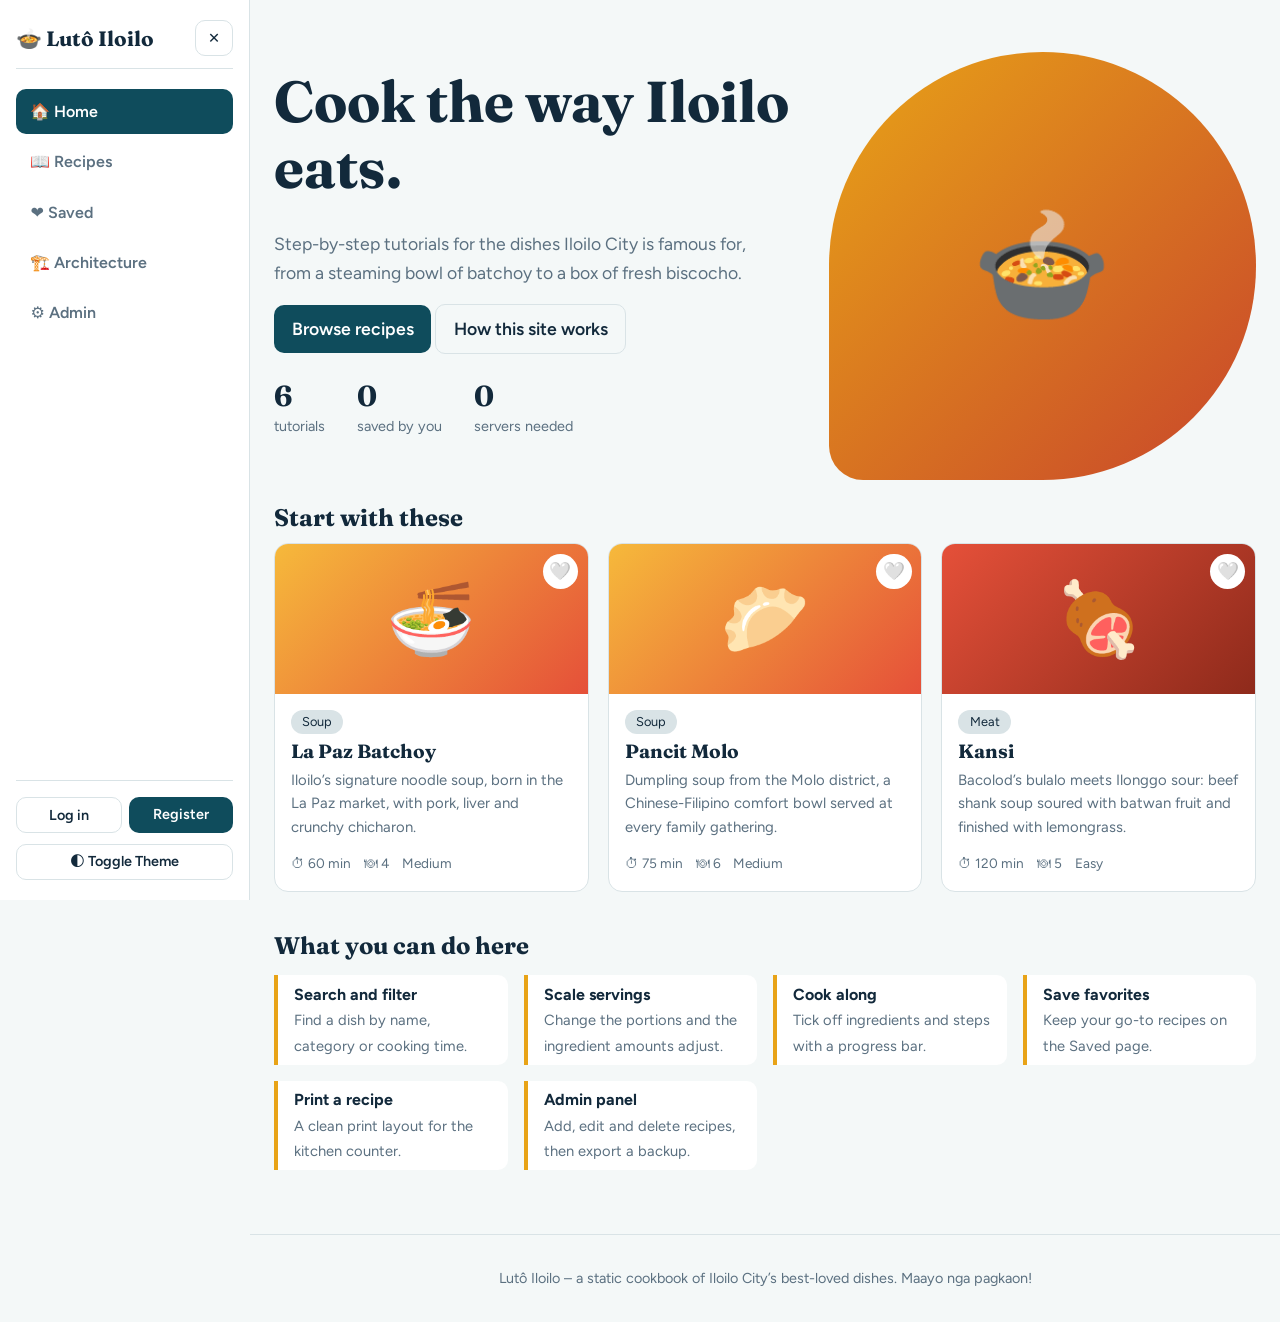
<file: iloilo-cookbook.html>
<!DOCTYPE html>
<html lang="en">
<head>
<meta charset="utf-8">
<meta name="viewport" content="width=device-width, initial-scale=1, viewport-fit=cover">
<title>Lutô Iloilo – The Iloilo City Cookbook</title>
<link rel="preconnect" href="https://fonts.googleapis.com">
<link rel="stylesheet" href="https://fonts.googleapis.com/css2?family=Fraunces:opsz,wght@9..144,500;9..144,700&family=Figtree:wght@400;600&display=swap">
<style>
:root{--bg:#f4f8f8;--surface:#fff;--ink:#12293b;--muted:#5b7080;--line:#d9e3e6;--brand:#0f4c5c;--brand-ink:#fff;--gold:#e8a317;--chili:#c8452b;--leaf:#3b7a57;--side-w:250px;
box-sizing:border-box;padding-top:env(safe-area-inset-top,0px);padding-bottom:env(safe-area-inset-bottom,0px)}
@media (prefers-color-scheme:dark){:root:not([data-theme="light"]){--bg:#0d1b24;--surface:#14293a;--ink:#e8f0f3;--muted:#9bb0bd;--line:#26414f;--brand:#5cc3d6;--brand-ink:#08222b}}
:root[data-theme="dark"]{--bg:#0d1b24;--surface:#14293a;--ink:#e8f0f3;--muted:#9bb0bd;--line:#26414f;--brand:#5cc3d6;--brand-ink:#08222b}
*{box-sizing:border-box}html{scroll-padding-top:env(safe-area-inset-top,0px)}
body{margin:0;background:var(--bg);color:var(--ink);font:400 1rem/1.6 Figtree,system-ui,sans-serif}
h1,h2,h3{font-family:Fraunces,Georgia,serif;line-height:1.15;margin:0 0 .5em}
a{color:inherit}button,input,select,textarea{font:inherit;color:inherit}
:focus-visible{outline:3px solid var(--gold);outline-offset:2px}
.shell{display:flex;min-height:100vh}
.sidebar{width:var(--side-w);flex-shrink:0;background:var(--surface);border-right:1px solid var(--line);padding:1.25rem 1rem;display:flex;flex-direction:column;gap:1.25rem;position:sticky;top:0;height:100vh;overflow-y:auto;z-index:20}
.side-head{display:flex;align-items:center;justify-content:space-between;padding-bottom:.75rem;border-bottom:1px solid var(--line)}
.logo{font:700 1.3rem Fraunces,Georgia,serif;text-decoration:none}
.close-side{display:none}
nav{display:flex;flex-direction:column;gap:.35rem}
nav a{padding:.6rem .9rem;border-radius:10px;text-decoration:none;color:var(--muted);font-weight:600;display:flex;align-items:center;gap:.55rem;transition:background .15s,color .15s}
nav a.on,nav a:hover{background:var(--brand);color:var(--brand-ink)}
.side-bottom{margin-top:auto;padding-top:1rem;border-top:1px solid var(--line);display:flex;flex-direction:column;gap:.65rem}
.authbox{display:flex;flex-direction:column;gap:.45rem}
.auth-row{display:flex;gap:.45rem}.auth-row .btn{flex:1;text-align:center}
.who{font-weight:600;font-size:.95rem;display:flex;align-items:center;gap:.4rem;flex-wrap:wrap}
.theme-toggle{width:100%;text-align:center}
.mobile-bar{display:none;position:sticky;top:0;z-index:15;background:var(--surface);border-bottom:1px solid var(--line);padding:.65rem 1rem;align-items:center;gap:.8rem}
.backdrop{position:fixed;inset:0;background:rgba(0,0,0,.45);z-index:18}
.content-wrap{flex:1;min-width:0;display:flex;flex-direction:column}
main{max-width:1040px;width:100%;margin:0 auto;padding:1.75rem 1.5rem 4rem;flex:1}
.btn{background:var(--brand);color:var(--brand-ink);border:0;border-radius:10px;padding:.6rem 1.1rem;font-weight:600;cursor:pointer;text-decoration:none;display:inline-block}
.btn.alt{background:transparent;color:var(--ink);border:1px solid var(--line)}
.btn.danger{background:var(--chili);color:#fff}
.btn.sm{padding:.35rem .75rem;font-size:.9rem}
.hero{display:grid;grid-template-columns:1.1fr .9fr;gap:2rem;align-items:center;padding:1.5rem 0}
.hero h1{font-size:clamp(2.1rem,5vw,3.6rem)}
.hero p{color:var(--muted);max-width:46ch;font-size:1.1rem}
.hero .art{aspect-ratio:1;border-radius:50% 50% 50% 8%;display:grid;place-items:center;font-size:7rem;background:linear-gradient(135deg,var(--gold),var(--chili))}
.stats{display:flex;gap:2rem;margin:1.5rem 0;flex-wrap:wrap}.stats b{font:700 1.8rem Fraunces,serif;display:block}.stats span{color:var(--muted);font-size:.9rem}
.grid{display:grid;grid-template-columns:repeat(auto-fill,minmax(240px,1fr));gap:1.2rem}
.card{background:var(--surface);border:1px solid var(--line);border-radius:14px;overflow:hidden;display:flex;flex-direction:column;position:relative}
.card .img{height:150px;display:grid;place-items:center;font-size:4.5rem}
.card .body{padding:1rem;display:flex;flex-direction:column;gap:.4rem;flex:1}
.card h3{font-size:1.2rem;margin:0}.card p{margin:0;color:var(--muted);font-size:.93rem}
.meta{display:flex;gap:.8rem;color:var(--muted);font-size:.85rem;margin-top:auto;padding-top:.4rem}
.fav{position:absolute;top:.6rem;right:.6rem;background:var(--surface);border:0;border-radius:50%;width:2.2rem;height:2.2rem;cursor:pointer;font-size:1.1rem}
.tools{display:flex;gap:.7rem;flex-wrap:wrap;margin:1rem 0 1.5rem}
input,select,textarea{background:var(--surface);border:1px solid var(--line);border-radius:10px;padding:.55rem .8rem;width:100%}
.tools input{flex:1;min-width:200px;width:auto}.tools select{width:auto}
.chip{border:1px solid var(--line);background:var(--surface);border-radius:99px;padding:.3rem .9rem;cursor:pointer}
.chip.on{background:var(--gold);border-color:var(--gold);color:#2a1d00;font-weight:600}
.recipe-head{display:grid;grid-template-columns:260px 1fr;gap:1.5rem;align-items:center;margin-bottom:1.5rem}
.recipe-head .img{aspect-ratio:1;border-radius:18px;display:grid;place-items:center;font-size:6rem}
.cols{display:grid;grid-template-columns:1fr 1.4fr;gap:2rem}
.panel{background:var(--surface);border:1px solid var(--line);border-radius:14px;padding:1.2rem}
.panel ul,.panel ol{list-style:none;margin:0;padding:0}
.panel li{padding:.5rem 0;border-bottom:1px dashed var(--line);display:flex;gap:.7rem;align-items:flex-start}
.panel li:last-child{border:0}.done span{text-decoration:line-through;color:var(--muted)}
.stepper{display:flex;align-items:center;gap:.6rem;margin-bottom:.8rem}.stepper button{width:2rem;height:2rem;border-radius:50%;border:1px solid var(--line);background:var(--bg);cursor:pointer}
.bartrack{height:8px;background:var(--line);border-radius:9px;overflow:hidden;margin:.6rem 0}.bartrack i{display:block;height:100%;background:var(--leaf);transition:width .3s}
.pill{display:inline-block;background:var(--line);border-radius:99px;padding:.1rem .7rem;font-size:.8rem}
.feat{display:grid;grid-template-columns:repeat(auto-fit,minmax(220px,1fr));gap:1rem;margin-top:1rem}
.feat div{border-left:4px solid var(--gold);padding:.4rem 1rem;background:var(--surface);border-radius:0 10px 10px 0}
.feat b{display:block}.feat span{color:var(--muted);font-size:.92rem}
.scroll{overflow-x:auto}table{width:100%;border-collapse:collapse}th,td{padding:.6rem;border-bottom:1px solid var(--line);text-align:left}
label{display:block;font-weight:600;margin:.8rem 0 .25rem}
.login{max-width:380px;margin:2rem auto}em.pill.adm{font-style:normal;background:var(--gold);color:#2a1d00}
.form-row{display:grid;grid-template-columns:1fr 1fr;gap:.75rem}
.emoji-row{display:flex;gap:.6rem;align-items:center}.emoji-row input{width:4.2rem;text-align:center;font-size:1.5rem;padding:.35rem}
.emoji-grid{display:grid;grid-template-columns:repeat(9,1fr);gap:.3rem;margin-top:.5rem;padding:.5rem;background:var(--bg);border:1px solid var(--line);border-radius:10px}
.emoji-btn{background:var(--surface);border:1px solid var(--line);border-radius:8px;padding:.25rem;font-size:1.25rem;cursor:pointer;line-height:1.2}
.emoji-btn:hover,.emoji-btn.on{border-color:var(--gold);background:var(--gold)}
.toast{position:fixed;bottom:calc(1rem + env(safe-area-inset-bottom,0px));left:50%;transform:translateX(-50%);background:var(--ink);color:var(--bg);padding:.6rem 1.2rem;border-radius:99px;z-index:30}
footer{text-align:center;color:var(--muted);padding:2rem 1rem;border-top:1px solid var(--line);font-size:.9rem}
.arch svg{width:100%;height:auto;min-width:640px}
@media(max-width:820px){
  .mobile-bar{display:flex}
  .sidebar{position:fixed;left:0;top:0;bottom:0;transform:translateX(-100%);transition:transform .22s ease;box-shadow:6px 0 24px rgba(0,0,0,.2)}
  .sidebar.open{transform:translateX(0)}
  .close-side{display:inline-block}
  .hero,.cols,.recipe-head{grid-template-columns:1fr}.hero .art{max-width:240px}.recipe-head .img{max-width:200px}
  .emoji-grid{grid-template-columns:repeat(6,1fr)}
}
@media print{.sidebar,.mobile-bar,.backdrop,footer,.noprint{display:none!important}main{padding:0}}
</style>
</head>
<body>
<div class="mobile-bar noprint">
  <button class="btn alt sm" id="menuBtn" aria-label="Open menu" aria-expanded="false">☰ Menu</button>
  <a class="logo" href="#home">🍲 Lutô Iloilo</a>
</div>
<div class="backdrop" id="backdrop" hidden></div>

<div class="shell">
  <aside class="sidebar noprint" id="sidebar" aria-label="Sidebar navigation and options">
    <div class="side-head">
      <a class="logo" href="#home">🍲 Lutô Iloilo</a>
      <button class="btn alt sm close-side" id="closeMenuBtn" aria-label="Close menu">✕</button>
    </div>
    <nav aria-label="Main">
      <a href="#home" data-r="home">🏠 Home</a>
      <a href="#recipes" data-r="recipes">📖 Recipes</a>
      <a href="#favorites" data-r="favorites">❤️ Saved</a>
      <a href="#architecture" data-r="architecture">🏗️ Architecture</a>
      <a href="#admin" data-r="admin" id="adminLink" hidden>⚙️ Admin</a>
    </nav>
    <div class="side-bottom">
      <div class="authbox" id="auth"></div>
      <button class="btn alt sm theme-toggle" id="themeBtn" aria-label="Toggle dark mode">🌓 Toggle Theme</button>
    </div>
  </aside>

  <div class="content-wrap">
    <main id="app"></main>
    <footer>Lutô Iloilo – a static cookbook of Iloilo City’s best-loved dishes. Maayo nga pagkaon!</footer>
  </div>
</div>
<div id="toast" class="toast" hidden></div>

<script>
const KEY='iloilo_recipes_v1',FAV='iloilo_favs_v1',USERS='iloilo_users_v1',SESS='iloilo_session_v1';
const grads={
  Soup:['#f6b93b','#e55039'],
  Noodles:['#fad390','#e58e26'],
  Meat:['#e55039','#8e2a1b'],
  Pastry:['#f8c291','#b8864b'],
  Chicken:['#78e08f','#38ada9'],
  Dessert:['#f8a5c2','#cf6a87'],
  Seafood:['#48dbfb','#0abde3'],
  Vegetables:['#a3cb38','#009432'],
  'Rice & Grains':['#f7d794','#cf6a87'],
  'Street Food':['#ff9f43','#ee5253'],
  Beverages:['#54a0ff','#2e86de'],
  Appetizer:['#feca57','#ff9f43']
};
const EMOJIS=[
  '🍲','🍜','🥟','🍖','🍗','🥩','🥓','🍤','🦐','🦀','🦞','🐟',
  '🦑','🦪','🍚','🍛','🥗','🥬','🌽','🍅','🍆','🌶️','🧄','🧅',
  '🥖','🥐','🍞','🥞','🧇','🥧','🍰','🍮','🍧','🍨','🥭','🥥'
];
const seed=[
{id:'la-paz-batchoy',name:'La Paz Batchoy',cat:'Soup',emoji:'🍜',time:60,serves:4,level:'Medium',desc:'Iloilo’s signature noodle soup, born in the La Paz market, with pork, liver and crunchy chicharon.',ing:[[250,'g','miki noodles'],[300,'g','pork shoulder'],[150,'g','pork liver'],[2,'L','pork bone broth'],[4,'cloves','garlic, minced'],[1,'','onion, sliced'],[3,'tbsp','shrimp paste (bagoong)'],[0,'','chicharon, spring onion, fried garlic to top'],[4,'','eggs (optional)']],steps:['Simmer pork shoulder in the broth for 45 minutes until tender, then slice thinly.','Sauté garlic and onion, add the bagoong, then pour in the strained broth.','Add the liver for the last 5 minutes so it stays soft; slice it.','Blanch the miki noodles for 1 minute and divide into bowls.','Top with pork, liver, crushed chicharon, spring onion and fried garlic. Ladle hot broth over and crack in a raw egg.']},
{id:'pancit-molo',name:'Pancit Molo',cat:'Soup',emoji:'🥟',time:75,serves:6,level:'Medium',desc:'Dumpling soup from the Molo district, a Chinese-Filipino comfort bowl served at every family gathering.',ing:[[250,'g','ground pork'],[100,'g','shrimp, minced'],[30,'','wonton wrappers'],[1.5,'L','chicken broth'],[3,'cloves','garlic'],[1,'','onion, chopped'],[2,'tbsp','soy sauce'],[0,'','salt, pepper, spring onion']],steps:['Mix pork, shrimp, half the onion, soy sauce and pepper into a filling.','Place a teaspoon of filling in each wrapper, moisten the edges and fold into dumplings.','Sauté garlic and the remaining onion, add broth and bring to a simmer.','Drop in the dumplings and cook 6 to 8 minutes until they float.','Season to taste and serve topped with spring onion and fried garlic.']},
{id:'kansi',name:'Kansi',cat:'Meat',emoji:'🍖',time:120,serves:5,level:'Easy',desc:'Bacolod’s bulalo meets Ilonggo sour: beef shank soup soured with batwan fruit and finished with lemongrass.',ing:[[1,'kg','beef shank with bone marrow'],[2,'L','water'],[2,'stalks','lemongrass, bruised'],[1,'thumb','ginger, sliced'],[6,'','batwan or 3 tbsp tamarind paste'],[1,'','jackfruit (langka), young, cubed'],[2,'tbsp','fish sauce'],[0,'','salt, pepper, green chili']],steps:['Boil the beef shank, discard the first scum water, then cover with fresh water.','Add ginger and lemongrass, then simmer on low for 1.5 hours until the meat is fork-tender.','Add young jackfruit and cook 15 more minutes.','Stir in batwan or tamarind to taste and season with fish sauce.','Serve piping hot with steamed rice.']},
{id:'tinuom-na-manok',name:'Tinuom na Manok',cat:'Chicken',emoji:'🍗',time:70,serves:4,level:'Easy',desc:'Chicken steamed in banana leaves with lemongrass, ginger and tomato, a Panay classic with a fragrant reveal.',ing:[[1,'kg','native chicken, cut up'],[3,'stalks','lemongrass'],[1,'thumb','ginger, sliced'],[2,'','tomatoes, wedged'],[1,'','onion, sliced'],[1,'handful','pepper leaves (sili leaves)'],[2,'tbsp','fish sauce'],[2,'','banana leaves, wilted over flame']],steps:['Wilt the banana leaves over a flame so they do not tear.','Layer lemongrass, ginger, onion and tomato on the leaf, then lay the chicken on top.','Season with fish sauce and add the chili leaves. Wrap tightly and tie.','Steam or cook over low charcoal for 50 to 60 minutes.','Unwrap at the table and eat with hot rice and the juices.']},
{id:'biscocho',name:'Biscocho',cat:'Pastry',emoji:'🥖',time:90,serves:12,level:'Medium',desc:'Twice-baked buttery bread slices dusted with sugar, the Iloilo pasalubong everyone brings home.',ing:[[3,'cups','all-purpose flour'],[1,'tbsp','yeast'],[0.5,'cup','sugar'],[1,'cup','warm milk'],[0.5,'cup','butter, softened'],[1,'','egg'],[0.5,'cup','extra butter + sugar for the topping']],steps:['Proof yeast with warm milk and a spoon of the sugar for 10 minutes.','Mix in flour, remaining sugar, egg and butter, then knead until smooth and let rise for 1 hour.','Shape into small loaves, rise again 30 minutes, then bake at 180°C for 25 minutes.','Slice thinly, brush with butter and sprinkle with sugar.','Return to a 150°C oven for 20 minutes until golden and crisp.']},
{id:'napoleones',name:'Napoleones',cat:'Pastry',emoji:'🥐',time:100,serves:10,level:'Hard',desc:'Flaky puff pastry fingers filled with custard and glazed white, a proud Iloilo bakery tradition.',ing:[[2,'cups','all-purpose flour'],[1,'cup','cold butter, for laminating'],[0.5,'cup','cold water'],[2,'cups','milk'],[0.5,'cup','sugar'],[4,'','egg yolks'],[3,'tbsp','cornstarch'],[1,'cup','powdered sugar for icing']],steps:['Make dough from flour, water and a pinch of salt. Rest 30 minutes.','Roll out, fold in the cold butter, and fold in thirds three times, chilling between folds.','Roll thin, cut into rectangles and bake at 200°C for 20 minutes until puffed and golden.','Cook milk, sugar, yolks and cornstarch into thick custard and chill.','Sandwich custard between two pastry layers and glaze the top with powdered sugar icing.']}
];
const $=s=>document.querySelector(s),app=$('#app');
const cloneSeed=()=>JSON.parse(JSON.stringify(seed));
const jget=(k,d)=>{try{const v=localStorage.getItem(k);return v?JSON.parse(v):d}catch(e){return d}};
const jset=(k,v)=>{try{localStorage.setItem(k,JSON.stringify(v))}catch(e){}};
let recipes=jget(KEY,null)||cloneSeed(),favs=jget(FAV,[]),users=jget(USERS,[]),sess=jget(SESS,null);
async function sha(s){try{const b=await crypto.subtle.digest('SHA-256',new TextEncoder().encode(s));return [...new Uint8Array(b)].map(x=>x.toString(16).padStart(2,'0')).join('')}catch(e){return btoa(unescape(encodeURIComponent(s)))}}
function setSess(u){sess={name:u.name,email:u.email,role:u.role};jset(SESS,sess)}
async function init(){if(!users.some(u=>u.role==='admin')){users.push({name:'Admin',email:'admin@lutoiloilo.ph',pw:await sha('admin123'),role:'admin'});jset(USERS,users)}route()}
function toggleMenu(open){const sb=$('#sidebar'),bd=$('#backdrop'),btn=$('#menuBtn');if(!sb)return;sb.classList.toggle('open',open);if(bd)bd.hidden=!open;if(btn)btn.setAttribute('aria-expanded',String(open))}
function renderAuth(){const a=$('#auth');a.innerHTML=sess?`<span class="who">👤 ${esc(sess.name.split(' ')[0])}${sess.role==='admin'?' <em class="pill adm">Admin</em>':''}</span><button class="btn alt sm" id="logout" style="width:100%">Sign out</button>`:`<div class="auth-row"><a class="btn alt sm" href="#login">Log in</a><a class="btn sm" href="#register">Register</a></div>`;$('#adminLink').hidden=!(sess&&sess.role==='admin')}
function authView(m){if(sess)return `<div class="panel login"><h1>You’re signed in</h1><p>Signed in as ${esc(sess.name)}.</p><p><a class="btn" href="#recipes">Browse recipes</a></p></div>`;const reg=m==='register';return `<div class="panel login"><h1>${reg?'Create your account':'Log in'}</h1><form id="${m}Form" novalidate>${reg?'<label for="a-name">Full name</label><input id="a-name" autocomplete="name">':''}<label for="a-email">Email</label><input id="a-email" type="email" autocomplete="email"><label for="a-pw">Password</label><input id="a-pw" type="password" autocomplete="${reg?'new-password':'current-password'}">${reg?'<label for="a-pw2">Confirm password</label><input id="a-pw2" type="password" autocomplete="new-password">':''}<p id="a-err" role="alert" style="color:var(--chili);min-height:1.4em;margin:.6rem 0 0"></p><p><button class="btn" type="submit" style="width:100%">${reg?'Register':'Log in'}</button></p></form><p style="color:var(--muted);text-align:center">${reg?'Already have an account? <a href="#login">Log in</a>':'New here? <a href="#register">Create an account</a>'}</p>${reg?'':'<p style="color:var(--muted);text-align:center;font-size:.85rem">Demo admin: admin@lutoiloilo.ph / admin123</p>'}</div>`}
const save=()=>jset(KEY,recipes);
let q='',cat='All',sort='name';
const esc=s=>String(s).replace(/[&<>"]/g,c=>({'&':'&amp;','<':'&lt;','>':'&gt;','"':'&quot;'}[c]));
const grad=c=>{const g=grads[c]||['#7fb7be','#0f4c5c'];return `background:linear-gradient(135deg,${g[0]},${g[1]})`};
function toast(m){const t=$('#toast');t.textContent=m;t.hidden=false;clearTimeout(toast.t);toast.t=setTimeout(()=>t.hidden=true,2200)}
function frac(n){const r=Math.round(n*4)/4,w=Math.floor(r),f=r-w,fs={0:'',.25:'¼',.5:'½',.75:'¾'};return (w||!f?w:'')+fs[f]}
function card(r){return `<article class="card"><a href="#recipe-${r.id}" style="text-decoration:none"><div class="img" style="${grad(r.cat)}" aria-hidden="true">${esc(r.emoji)}</div></a>
<button class="fav" data-fav="${r.id}" aria-label="Save ${esc(r.name)}">${favs.includes(r.id)?'❤️':'🤍'}</button>
<div class="body"><span class="pill" style="align-self:flex-start">${esc(r.cat)}</span><h3><a href="#recipe-${r.id}" style="text-decoration:none">${esc(r.name)}</a></h3><p>${esc(r.desc)}</p>
<div class="meta"><span>⏱ ${r.time} min</span><span>🍽 ${r.serves}</span><span>${esc(r.level)}</span></div></div></article>`}

function home(){const top=recipes.slice(0,3);return `<section class="hero"><div><h1>Cook the way Iloilo eats.</h1><p>Step-by-step tutorials for the dishes Iloilo City is famous for, from a steaming bowl of batchoy to a box of fresh biscocho.</p>
<p><a class="btn" href="#recipes">Browse recipes</a> <a class="btn alt" href="#architecture">How this site works</a></p>
<div class="stats"><div><b>${recipes.length}</b><span>tutorials</span></div><div><b>${favs.length}</b><span>saved by you</span></div><div><b>0</b><span>servers needed</span></div></div></div>
<div class="art" aria-hidden="true">🍲</div></section>
<h2>Start with these</h2><div class="grid">${top.map(card).join('')}</div>
<h2 style="margin-top:2.5rem">What you can do here</h2><div class="feat">
<div><b>Search and filter</b><span>Find a dish by name, category or cooking time.</span></div>
<div><b>Scale servings</b><span>Change the portions and the ingredient amounts adjust.</span></div>
<div><b>Cook along</b><span>Tick off ingredients and steps with a progress bar.</span></div>
<div><b>Save favorites</b><span>Keep your go-to recipes on the Saved page.</span></div>
<div><b>Print a recipe</b><span>A clean print layout for the kitchen counter.</span></div>
<div><b>Admin panel</b><span>Add, edit and delete recipes, then export a backup.</span></div></div>`}

function list(fav){let L=recipes.filter(r=>(!fav||favs.includes(r.id))&&(cat==='All'||r.cat===cat)&&(r.name+r.desc).toLowerCase().includes(q.toLowerCase()));
L.sort((a,b)=>sort==='time'?a.time-b.time:a.name.localeCompare(b.name));
const cats=['All',...new Set(recipes.map(r=>r.cat))];
return `<h1>${fav?'Saved recipes':'All recipes'}</h1><div class="tools"><input id="q" type="search" placeholder="Search recipes" aria-label="Search recipes" value="${esc(q)}">
<select id="sort" aria-label="Sort"><option value="name" ${sort==='name'?'selected':''}>Sort by name</option><option value="time" ${sort==='time'?'selected':''}>Sort by time</option></select></div>
<div class="tools">${cats.map(c=>`<button class="chip ${c===cat?'on':''}" data-cat="${esc(c)}">${esc(c)}</button>`).join('')}</div>
<div class="grid" id="results">${L.length?L.map(card).join(''):`<p>${fav?'Nothing saved yet. Tap the heart on a recipe to keep it here.':'No recipes match. Try a different search or category.'}</p>`}</div>`}

function recipe(id){const r=recipes.find(x=>x.id===id);if(!r)return '<h1>Recipe not found</h1><a class="btn" href="#recipes">Back to recipes</a>';
const key='iloilo_prog_'+id,st=jget(key,{s:r.serves,i:[],p:[]});window._r=r;window._st=st;window._key=key;return `<p><a href="#recipes">&larr; All recipes</a></p>
<div class="recipe-head"><div class="img" style="${grad(r.cat)}" aria-hidden="true">${esc(r.emoji)}</div><div><span class="pill">${esc(r.cat)}</span><h1>${esc(r.name)}</h1><p>${esc(r.desc)}</p>
<div class="meta"><span>⏱ ${r.time} min</span><span>${esc(r.level)}</span></div><p class="noprint"><button class="btn sm" data-fav="${r.id}">${favs.includes(r.id)?'❤️ Saved':'🤍 Save recipe'}</button> <button class="btn alt sm" onclick="print()">Print</button></p></div></div>
<div class="cols"><div class="panel"><h2>Ingredients</h2><div class="stepper"><button data-sv="-1" aria-label="Fewer servings">−</button><b id="sv"></b><button data-sv="1" aria-label="More servings">+</button><span>servings</span></div><ul id="ings"></ul></div>
<div class="panel"><h2>Method</h2><div class="bartrack"><i id="bar"></i></div><ol id="steps"></ol></div></div>`}
function paint(){const r=window._r,st=window._st;if(!r)return;$('#sv').textContent=st.s;const m=st.s/r.serves;
$('#ings').innerHTML=r.ing.map((x,i)=>`<li class="${st.i.includes(i)?'done':''}"><input type="checkbox" style="width:auto;margin-top:.3rem" data-i="${i}" ${st.i.includes(i)?'checked':''} id="i${i}"><label for="i${i}" style="margin:0;font-weight:400"><span>${x[0]?frac(x[0]*m)+' ':''}${esc((x[1]?x[1]+' ':'')+x[2])}</span></label></li>`).join('');
$('#steps').innerHTML=r.steps.map((s,i)=>`<li class="${st.p.includes(i)?'done':''}"><input type="checkbox" style="width:auto;margin-top:.3rem" data-p="${i}" ${st.p.includes(i)?'checked':''} id="p${i}"><label for="p${i}" style="margin:0;font-weight:400"><b>Step ${i+1}.</b> <span>${esc(s)}</span></label></li>`).join('');
$('#bar').style.width=Math.round(st.p.length/r.steps.length*100)+'%';jset(window._key,st)}

function arch(){return `<h1>System architecture</h1><p style="color:var(--muted);max-width:62ch">This site is fully static: three files’ worth of HTML, CSS and JavaScript served from any web host. There is no backend. Recipe data and your saves live in the visitor’s browser.</p>
<div class="panel scroll arch"><svg viewBox="0 0 760 330" role="img" aria-label="Architecture diagram: browser loads static files from a host; JavaScript renders views and stores data in localStorage">
<defs><marker id="ar" markerWidth="8" markerHeight="8" refX="7" refY="4" orient="auto"><path d="M0 0L8 4L0 8z" fill="currentColor"/></marker></defs>
<g font-family="Figtree,sans-serif" font-size="14" fill="currentColor" style="color:var(--ink)">
<rect x="20" y="120" width="140" height="80" rx="12" fill="var(--bg)" stroke="var(--line)" stroke-width="2"/><text x="90" y="155" text-anchor="middle" font-weight="700">Visitor</text><text x="90" y="178" text-anchor="middle" font-size="12">Phone or laptop</text>
<rect x="230" y="20" width="200" height="290" rx="14" fill="var(--bg)" stroke="var(--brand)" stroke-width="2"/><text x="330" y="48" text-anchor="middle" font-weight="700">Browser</text>
<rect x="250" y="64" width="160" height="50" rx="8" fill="var(--gold)"/><text x="330" y="94" text-anchor="middle" fill="#2a1d00">UI: HTML + CSS</text>
<rect x="250" y="130" width="160" height="50" rx="8" fill="var(--leaf)"/><text x="330" y="160" text-anchor="middle" fill="#fff">Router + views (JS)</text>
<rect x="250" y="196" width="160" height="50" rx="8" fill="var(--chili)"/><text x="330" y="226" text-anchor="middle" fill="#fff">Auth + admin (JS)</text>
<rect x="250" y="258" width="160" height="40" rx="8" fill="var(--brand)"/><text x="330" y="283" text-anchor="middle" fill="var(--brand-ink)">localStorage</text>
<rect x="540" y="60" width="190" height="90" rx="12" fill="var(--bg)" stroke="var(--line)" stroke-width="2"/><text x="635" y="95" text-anchor="middle" font-weight="700">Static web host</text><text x="635" y="118" text-anchor="middle" font-size="12">GitHub Pages, Netlify, etc.</text>
<rect x="540" y="200" width="190" height="90" rx="12" fill="var(--bg)" stroke="var(--line)" stroke-width="2"/><text x="635" y="235" text-anchor="middle" font-weight="700">Backup file</text><text x="635" y="258" text-anchor="middle" font-size="12">recipes.json export/import</text>
<g stroke="currentColor" stroke-width="2" fill="none" marker-end="url(#ar)"><path d="M160 160H228"/><path d="M432 100C480 100 490 105 538 105"/><path d="M412 278C470 278 480 250 538 248"/></g>
<text x="194" y="150" text-anchor="middle" font-size="12">opens</text><text x="485" y="92" text-anchor="middle" font-size="12">loads files</text><text x="480" y="270" text-anchor="middle" font-size="12">export</text></g></svg></div>
<div class="feat" style="margin-top:1.5rem"><div><b>Presentation layer</b><span>Semantic HTML with responsive CSS and a dark mode.</span></div><div><b>Application layer</b><span>A hash router switches Home, Recipes, Recipe, Saved, Architecture and Admin views.</span></div><div><b>Data layer</b><span>Seed recipes ship in the script; admin changes are saved in localStorage.</span></div><div><b>Roles</b><span>Visitors browse and save, can register or log in as members, and only the admin account can manage recipes.</span></div></div>
<p style="color:var(--muted)">Note: accounts are stored in the visitor’s own browser with hashed passwords. This is a front-end demo only; for real protection, add a backend with authentication later.</p>`}

function adminView(){if(!sess)return `<div class="panel login"><h1>Admin area</h1><p>Log in with an admin account to manage recipes.</p><p><a class="btn" href="#login">Log in</a></p></div>`;
if(sess.role!=='admin')return `<div class="panel login"><h1>Admins only</h1><p>You are signed in as ${esc(sess.name)}, a regular member. Only admins can manage recipes.</p><p><a class="btn" href="#recipes">Back to recipes</a></p></div>`;
const allCats=[...new Set([...Object.keys(grads),...recipes.map(r=>r.cat)])];
return `<h1>Admin dashboard</h1><p style="color:var(--muted)">Signed in as ${esc(sess.name)}. Use Sign out in the sidebar when you are done.</p><div class="stats"><div><b>${recipes.length}</b><span>recipes</span></div><div><b>${new Set(recipes.map(r=>r.cat)).size}</b><span>categories</span></div><div><b>${Math.round(recipes.reduce((a,r)=>a+r.time,0)/recipes.length||0)}</b><span>avg minutes</span></div><div><b>${users.filter(u=>u.role!=='admin').length}</b><span>members</span></div></div>
<p><button class="btn alt sm" id="export">Export JSON</button> <label class="btn alt sm" style="display:inline-block;margin:0;cursor:pointer">Import JSON<input id="import" type="file" accept=".json" hidden></label> <button class="btn alt sm" id="reset">Restore defaults</button></p>
<div class="cols"><div class="panel scroll"><h2>Recipes</h2><table><tbody>${recipes.map(r=>`<tr><td>${esc(r.emoji)} <strong>${esc(r.name)}</strong><br><small style="color:var(--muted)">${esc(r.cat)} • ${r.time}m • ${esc(r.level)}</small></td><td style="white-space:nowrap"><button class="btn alt sm" data-edit="${r.id}">Edit</button> <button class="btn danger sm" data-del="${r.id}">Delete</button></td></tr>`).join('')}</tbody></table></div>
<div class="panel"><h2 id="ftitle">Add a recipe</h2><form id="rf"><input type="hidden" id="f-id">
<label for="f-name">Name</label><input id="f-name" required>
<div class="form-row"><div><label for="f-cat">Category</label><input id="f-cat" list="cl" required value="Soup" placeholder="Choose or type new..."><datalist id="cl">${allCats.map(c=>`<option value="${esc(c)}">`).join('')}</datalist></div>
<div><label for="f-cat-pick">Quick category select</label><select id="f-cat-pick" aria-label="Quick category select">${allCats.map(c=>`<option value="${esc(c)}">${esc(c)}</option>`).join('')}</select></div></div>
<label for="f-emoji">Emoji icon (type or click below)</label>
<div class="emoji-row"><input id="f-emoji" value="🍲" maxlength="4" aria-label="Selected emoji"><span style="color:var(--muted);font-size:.88rem">Pick an icon or paste any food emoji</span></div>
<div class="emoji-grid" role="group" aria-label="Emoji picker">${EMOJIS.map(em=>`<button type="button" class="emoji-btn${em==='🍲'?' on':''}" data-pick-emoji="${em}" title="Use ${em}">${em}</button>`).join('')}</div>
<div class="form-row"><div><label for="f-time">Minutes</label><input id="f-time" type="number" min="1" value="45"></div><div><label for="f-serves">Servings</label><input id="f-serves" type="number" min="1" value="4"></div></div>
<label for="f-level">Difficulty</label><select id="f-level"><option value="Easy">Easy</option><option value="Medium" selected>Medium</option><option value="Hard">Hard</option></select>
<label for="f-desc">Short description</label><textarea id="f-desc" rows="2" required></textarea><label for="f-ing">Ingredients (one per line, e.g. “2 cups rice”)</label><textarea id="f-ing" rows="5" required></textarea>
<label for="f-steps">Steps (one per line)</label><textarea id="f-steps" rows="5" required></textarea><p><button class="btn" type="submit">Save recipe</button> <button class="btn alt" type="button" id="cancel">Cancel</button></p></form></div></div>`}

function route(){const h=(location.hash||'#home').slice(1);window._r=null;let v,tab=h;
if(h==='home')v=home();else if(h==='recipes')v=list(false);else if(h==='favorites')v=list(true);else if(h==='architecture')v=arch();else if(h==='admin')v=adminView();else if(h==='login')v=authView('login');else if(h==='register')v=authView('register');
else if(h.startsWith('recipe-')){v=recipe(h.slice(7));tab='recipes'}else{v=home();tab='home'}
app.innerHTML=v;renderAuth();toggleMenu(false);document.querySelectorAll('nav a').forEach(a=>a.classList.toggle('on',a.dataset.r===tab));if(window._r)paint();window.scrollTo(0,0)}
function relist(){const y=window.scrollY;route();window.scrollTo(0,y)}
const slug=s=>s.toLowerCase().replace(/[^a-z0-9]+/g,'-').replace(/^-|-$/g,'')||'recipe';
function parseIng(t){return t.split('\n').map(l=>l.trim()).filter(Boolean).map(l=>{const m=l.match(/^(\d+(?:\.\d+)?)\s*(\S+)?\s*(.*)$/);return m?[+m[1],m[2]||'',m[3]||'']:[0,'',l]})}
function ingText(r){return r.ing.map(x=>[x[0]||'',x[1],x[2]].filter(Boolean).join(' ')).join('\n')}
function syncEmojiHighlight(val){document.querySelectorAll('.emoji-btn').forEach(b=>b.classList.toggle('on',b.dataset.pickEmoji===val))}

document.addEventListener('click',e=>{if(e.target.id==='backdrop'){toggleMenu(false);return}const t=e.target.closest('button,[data-fav]');if(!t)return;const d=t.dataset;
if(t.id==='menuBtn'){toggleMenu(true)}
else if(t.id==='closeMenuBtn'){toggleMenu(false)}
else if(d.pickEmoji){$('#f-emoji').value=d.pickEmoji;syncEmojiHighlight(d.pickEmoji)}
else if(d.fav){const i=favs.indexOf(d.fav);i<0?favs.push(d.fav):favs.splice(i,1);jset(FAV,favs);toast(i<0?'Saved to your list':'Removed from saved');relist()}
else if(d.cat){cat=d.cat;relist()}
else if(d.sv){const s=window._st;s.s=Math.max(1,s.s+ +d.sv);paint()}
else if(t.id==='logout'){sess=null;jset(SESS,null);toast('You have signed out');if(location.hash==='#home')route();else location.hash='#home'}
else if(t.id==='cancel'){route()}
else if(d.del){if(confirm('Delete this recipe?')){recipes=recipes.filter(r=>r.id!==d.del);save();toast('Deleted');route()}}
else if(d.edit){const r=recipes.find(x=>x.id===d.edit);$('#ftitle').textContent='Edit recipe';$('#f-id').value=r.id;$('#f-name').value=r.name;$('#f-cat').value=r.cat;if($('#f-cat-pick'))$('#f-cat-pick').value=r.cat;$('#f-emoji').value=r.emoji;syncEmojiHighlight(r.emoji);$('#f-time').value=r.time;$('#f-serves').value=r.serves;$('#f-level').value=r.level||'Medium';$('#f-desc').value=r.desc;$('#f-ing').value=ingText(r);$('#f-steps').value=r.steps.join('\n');$('#rf').scrollIntoView({behavior:'smooth'})}
else if(t.id==='export'){const a=document.createElement('a');a.href=URL.createObjectURL(new Blob([JSON.stringify(recipes,null,2)],{type:'application/json'}));a.download='recipes.json';a.click()}
else if(t.id==='reset'){if(confirm('Restore the original recipes?')){recipes=cloneSeed();save();route()}}
else if(t.id==='themeBtn'){const cur=document.documentElement.dataset.theme,sysDark=matchMedia('(prefers-color-scheme: dark)').matches,isDark=cur?cur==='dark':sysDark;document.documentElement.dataset.theme=isDark?'light':'dark'}});
document.addEventListener('change',e=>{const t=e.target,d=t.dataset;
if(d.i!==undefined||d.p!==undefined){const s=window._st,k=d.i!==undefined?'i':'p',n=+d[k],a=s[k];t.checked?a.push(n):a.splice(a.indexOf(n),1);paint()}
else if(t.id==='f-cat-pick'){$('#f-cat').value=t.value}
else if(t.id==='sort'){sort=t.value;relist()}
else if(t.id==='import'){const f=t.files[0];if(!f)return;f.text().then(x=>{try{const j=JSON.parse(x);if(!Array.isArray(j)||!j.every(r=>r&&r.id&&r.name&&Array.isArray(r.ing)&&Array.isArray(r.steps)))throw 0;recipes=j;save();toast('Imported');route()}catch(er){toast('That file is not a valid recipes.json')}})}});
document.addEventListener('input',e=>{if(e.target.id==='f-emoji'){syncEmojiHighlight(e.target.value.trim())}else if(e.target.id==='f-cat'&&$('#f-cat-pick')){const opt=[...$('#f-cat-pick').options].find(o=>o.value.toLowerCase()===e.target.value.trim().toLowerCase());if(opt)$('#f-cat-pick').value=opt.value}else if(e.target.id==='q'){q=e.target.value;const L=recipes.filter(r=>(cat==='All'||r.cat===cat)&&(r.name+r.desc).toLowerCase().includes(q.toLowerCase()));
if((location.hash||'')==='#favorites'){relist();$('#q').focus();return}
$('#results').innerHTML=L.length?L.map(card).join(''):'<p>No recipes match. Try a different search or category.</p>'}});
document.addEventListener('submit',e=>{if(e.target.id!=='rf')return;e.preventDefault();
const id0=$('#f-id').value,name=$('#f-name').value.trim();let id=id0||slug(name);if(!id0&&recipes.some(r=>r.id===id))id+='-'+Date.now()%1000;
const r={id,name,cat:$('#f-cat').value.trim()||'Uncategorized',emoji:$('#f-emoji').value.trim()||'🍲',time:+$('#f-time').value||30,serves:+$('#f-serves').value||4,level:$('#f-level').value||'Medium',desc:$('#f-desc').value.trim(),ing:parseIng($('#f-ing').value),steps:$('#f-steps').value.split('\n').map(s=>s.trim()).filter(Boolean)};
const i=recipes.findIndex(x=>x.id===id0);i>=0?(recipes[i]=r):recipes.push(r);save();toast('Recipe saved');route()});
document.addEventListener('submit',async e=>{const id=e.target.id;if(id!=='loginForm'&&id!=='registerForm')return;e.preventDefault();const err=m=>{$('#a-err').textContent=m};const email=$('#a-email').value.trim().toLowerCase(),pw=$('#a-pw').value;
if(!/^\S+@\S+\.\S+$/.test(email))return err('Enter a valid email address.');
if(pw.length<6)return err('Password must be at least 6 characters.');
const h=await sha(pw);
if(id==='registerForm'){const name=$('#a-name').value.trim();if(!name)return err('Enter your name.');if(pw!==$('#a-pw2').value)return err('Passwords do not match.');if(users.some(u=>u.email===email))return err('That email is already registered. Try logging in.');const u={name,email,pw:h,role:'member'};users.push(u);jset(USERS,users);setSess(u);toast('Welcome, '+name+'!');location.hash='#recipes'}
else{const u=users.find(x=>x.email===email&&x.pw===h);if(!u)return err('Email or password is incorrect.');setSess(u);toast('Welcome back, '+u.name);location.hash=u.role==='admin'?'#admin':'#recipes'}});
addEventListener('hashchange',route);init();
</script>
</body>
</html>
</file>
